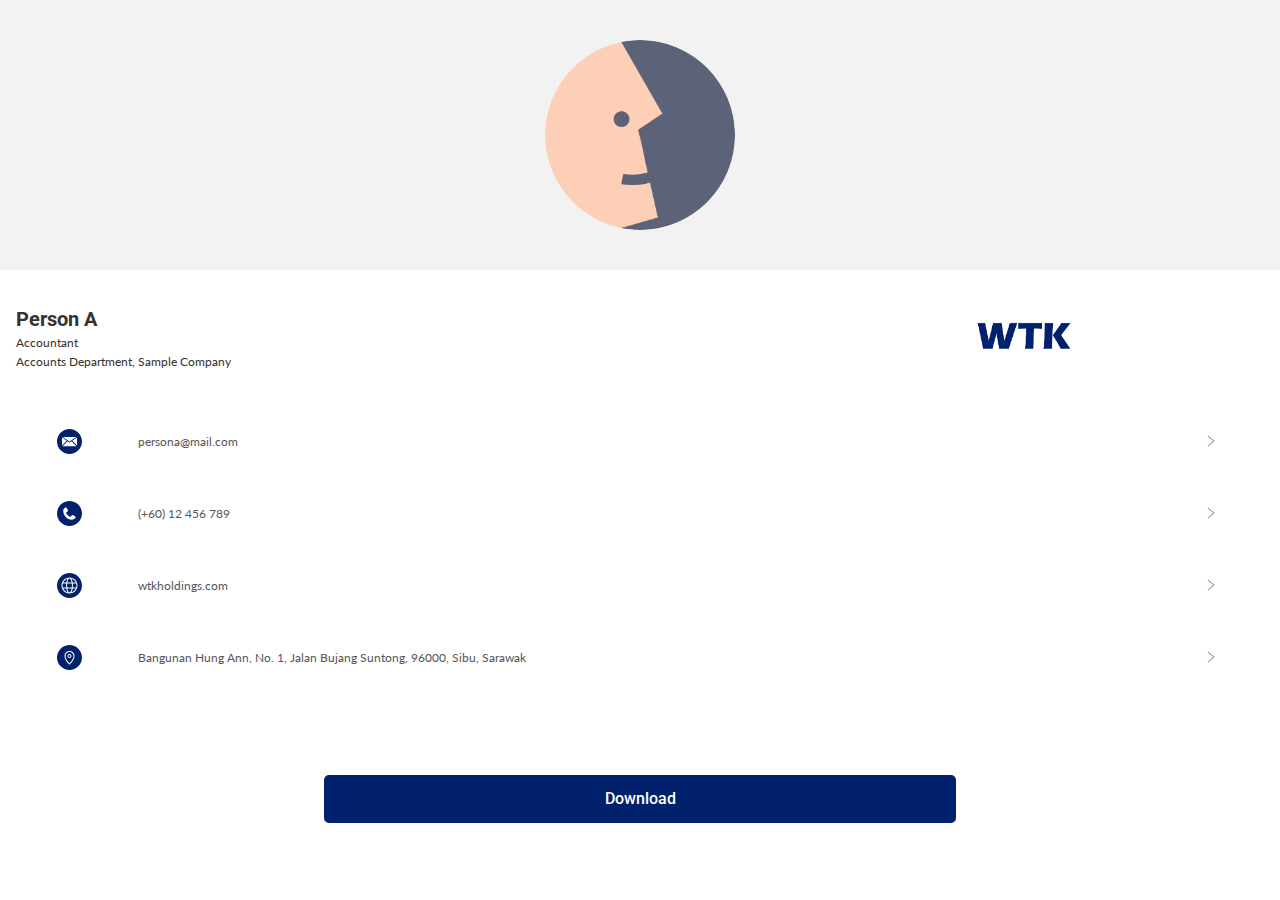
<file: personA/contacts.html>
<!DOCTYPE html>
<html>

<head>
  <link rel="stylesheet" href="main.css">
  <link href='https://fonts.googleapis.com/css?family=Lato:200,300,400,700' rel='stylesheet' type='text/css'>
<link href="https://fonts.googleapis.com/css?family=Roboto:200,300" rel="stylesheet">
  <meta name="viewport" content="width=device-width, initial-scale=1, shrink-to-fit=no">
</head>

<body>
	<section class="bg-color-grey banner">
		<div class="container">
			<div class="row">
				<div class="col"></div>
				<div class="col is-5">
					<img class="profile-pic" src="personA.png" alt="Profile Picture">
				</div>
				<div class="col"></div>
			</div>
		</div>
	</section>

	<section class="bg-color-white primary-info">
		<div class="container">
			<div class="row name-title-company">
				<div class="col is-6">
					<p class="text-name">Person A</p>
					<p class="text-title-company">Accountant</p>
					<p class="text-title-company">Accounts Department, Sample Company</p>
				</div>
				<div class="col">
					<img class="company-logo" src="WTK_Logo_hor.png" alt="Company Logo">
				</div>
			</div>
		</div>
	</section>

	<section class="bg-color-white secondary-info">
		<a href="mailto:persona@mail">
			<div class="container">
				<div class="row detail">
					<div class="col">
						<img src="assets/icon-email.svg" alt="Email Icon"">
					</div>
					<div class="col is-8">
						<p class="text-detail">persona@mail.com</p>
					</div>
					<div class="col">
						<img src="assets/right-arrow.svg" alt="Right Arrow" height="50%" width="40%">
					</div>
				</div>
			</div>
		</a>
	</section>

	<section class="bg-color-white secondary-info">
		<a href="tel:+6012456789">
			<div class="container">
				<div class="row detail">
					<div class="col">
						<img src="assets/icon-phone.svg" alt="Phone Icon"">
					</div>
					<div class="col is-8">
						<p class="text-detail">(+60) 12 456 789</p>
					</div>
					<div class="col">
						<img src="assets/right-arrow.svg" alt="Right Arrow" height="50%" width="40%">
					</div>
				</div>
			</div>
		</a>
	</section>

	<section class="bg-color-white secondary-info">
		<a href="https://www.wtkholdings.com">
			<div class="container">
				<div class="row detail">
					<div class="col">
						<img src="assets/icon-website.svg" alt="Website Icon"">
					</div>
					<div class="col is-8">
						<p class="text-detail">wtkholdings.com</p>
					</div>
					<div class="col">
						<img src="assets/right-arrow.svg" alt="Right Arrow" height="50%" width="40%">
					</div>
				</div>
			</div>
		</a>
	</section>

	<section class="bg-color-white secondary-info">
		<a href="">
			<div class="container">
				<div class="row detail">
					<div class="col">
						<img src="assets/icon-address.svg" alt="Address Icon"">
					</div>
					<div class="col is-8">
						<p class="text-detail">Bangunan Hung Ann, No. 1, Jalan Bujang Suntong, 96000, Sibu, Sarawak</p>
					</div>
					<div class="col">
						<img src="assets/right-arrow.svg" alt="Right Arrow" height="50%" width="40%">
					</div>
				</div>
			</div>
		</a>
	</section>

	<section class="bg-color-white bottom">
		<div class="container">
			<div class="row">
				<div class="col"></div>
				<div class="col is-5">
					<div class="button">
						<a href="personA.vcf">
							<p class="button">Download</p>
						</a>
					</div>
				</div>
				<div class="col"></div>
			</div>
		</div>
	</section>

</body>

</html>
</file>
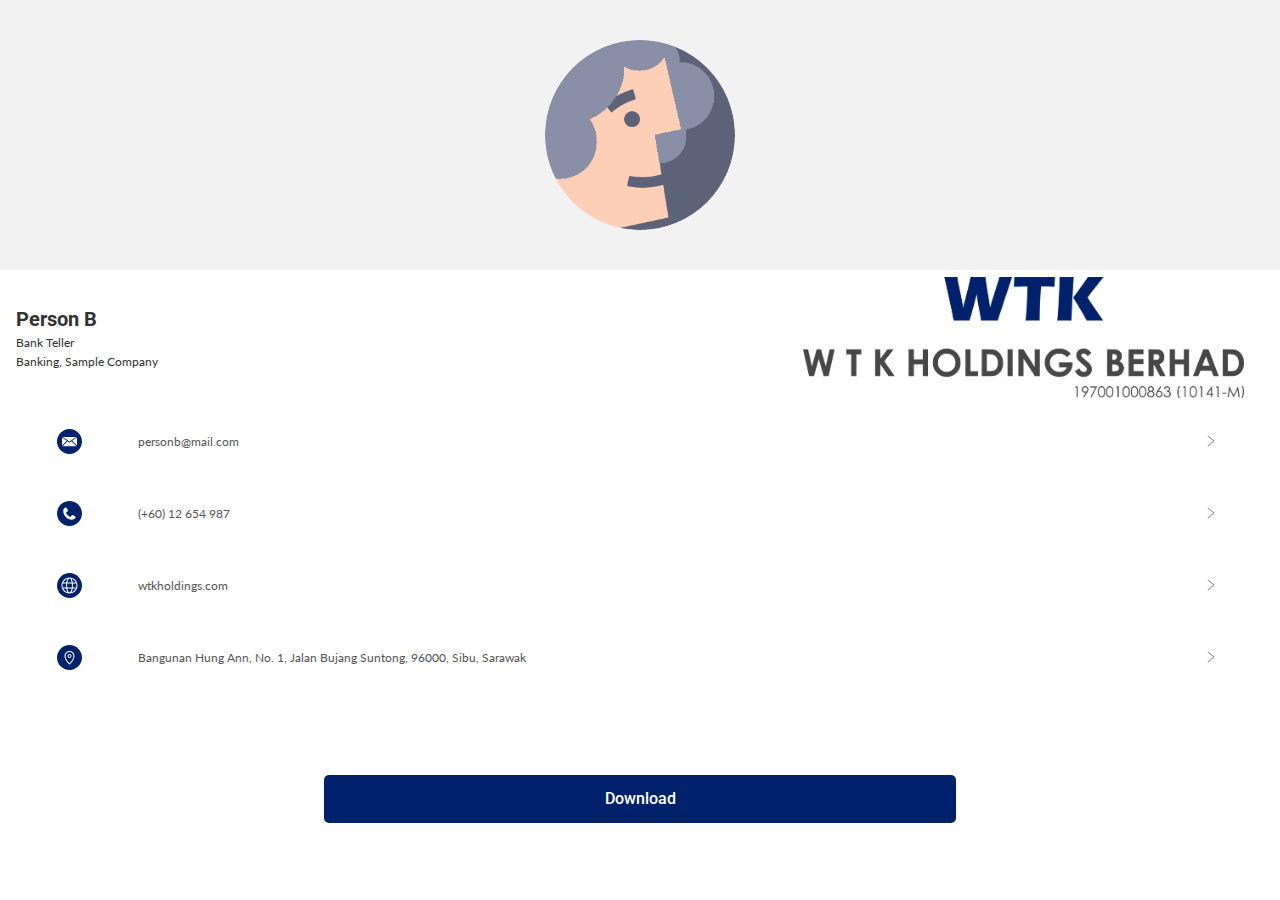
<file: personB/contacts.html>
<!DOCTYPE html>
<html>

<head>
  <link rel="stylesheet" href="main.css">
  <link href='https://fonts.googleapis.com/css?family=Lato:200,300,400,700' rel='stylesheet' type='text/css'>
<link href="https://fonts.googleapis.com/css?family=Roboto:200,300" rel="stylesheet">
  <meta name="viewport" content="width=device-width, initial-scale=1, shrink-to-fit=no">
</head>

<body>
	<section class="bg-color-grey banner">
		<div class="container">
			<div class="row">
				<div class="col"></div>
				<div class="col is-5">
					<img class="profile-pic" src="personB.png" alt="Profile Picture">
				</div>
				<div class="col"></div>
			</div>
		</div>
	</section>

	<section class="bg-color-white primary-info">
		<div class="container">
			<div class="row name-title-company">
				<div class="col is-6">
					<p class="text-name">Person B</p>
					<p class="text-title-company">Bank Teller</p>
					<p class="text-title-company">Banking, Sample Company</p>
				</div>
				<div class="col">
					<img class="company-logo" src="WTK_Logo_regNo.png" alt="Company Logo">
				</div>
			</div>
		</div>
	</section>

	<section class="bg-color-white secondary-info">
		<a href="mailto:personb@mail.com">
			<div class="container">
				<div class="row detail">
					<div class="col">
						<img src="assets/icon-email.svg" alt="Email Icon"">
					</div>
					<div class="col is-8">
						<p class="text-detail">personb@mail.com</p>
					</div>
					<div class="col">
						<img src="assets/right-arrow.svg" alt="Right Arrow" height="50%" width="40%">
					</div>
				</div>
			</div>
		</a>
	</section>

	<section class="bg-color-white secondary-info">
		<a href="tel:+6012654987">
			<div class="container">
				<div class="row detail">
					<div class="col">
						<img src="assets/icon-phone.svg" alt="Phone Icon"">
					</div>
					<div class="col is-8">
						<p class="text-detail">(+60) 12 654 987</p>
					</div>
					<div class="col">
						<img src="assets/right-arrow.svg" alt="Right Arrow" height="50%" width="40%">
					</div>
				</div>
			</div>
		</a>
	</section>

	<section class="bg-color-white secondary-info">
		<a href="https://www.wtkholdings.com">
			<div class="container">
				<div class="row detail">
					<div class="col">
						<img src="assets/icon-website.svg" alt="Website Icon"">
					</div>
					<div class="col is-8">
						<p class="text-detail">wtkholdings.com</p>
					</div>
					<div class="col">
						<img src="assets/right-arrow.svg" alt="Right Arrow" height="50%" width="40%">
					</div>
				</div>
			</div>
		</a>
	</section>

	<section class="bg-color-white secondary-info">
		<a href="">
			<div class="container">
				<div class="row detail">
					<div class="col">
						<img src="assets/icon-address.svg" alt="Address Icon"">
					</div>
					<div class="col is-8">
						<p class="text-detail">Bangunan Hung Ann, No. 1, Jalan Bujang Suntong, 96000, Sibu, Sarawak</p>
					</div>
					<div class="col">
						<img src="assets/right-arrow.svg" alt="Right Arrow" height="50%" width="40%">
					</div>
				</div>
			</div>
		</a>
	</section>

	<section class="bg-color-white bottom">
		<div class="container">
			<div class="row">
				<div class="col"></div>
				<div class="col is-5">
					<div class="button">
						<a href="personB.vcf">
							<p class="button">Download</p>
						</a>
					</div>
				</div>
				<div class="col"></div>
			</div>
		</div>
	</section>

</body>

</html>
</file>
<file: personA/main.css>
html,
body {
  height: 100%;
  width: 100%;
  margin: 0;
  justify-content: center;
}

section {
	display: block;
	padding-left: 0.5rem;
	padding-right: 0.5rem;
	height: auto;
}

p {
	margin: 0.25rem !important;
}

a {
	text-decoration: none;
}

img {
	display: block;
    margin-left: auto;
    margin-right: auto;
    max-height: 100%;
    max-width: 100%;
    height: auto;
    width: auto;
    object-fit: contain;
}

img.profile-pic {
	height: 30%;
	width: 30%;
	object-fit: cover;
	border-radius: 50%;
}

img.company-logo {
	height: 35%;
	width: 35%;
	object-fit: cover;
	border-radius: 50%;
}

.container {
	margin: 0 auto;
	position: relative;
	height: 100%;
}

.row {
	display: flex;
	justify-content: center;
	align-items: center;
	flex-wrap: nowrap;
	flex-direction: row;
	position: relative;
	height: 100%;
	width: 100%;
}

.col {
	display: block;
	flex-basis: 0;
	flex-grow: 1;
	flex-shrink: 1;
	margin: 0;
	padding: 0.25rem;
	max-width: 100%;
	max-height: 100%;
	overflow: auto;
}

.col.is-1 {
	flex: none;
	width: 10%;
}

.col.is-2 {
	flex: none;
	width: 20%;
}

.col.is-3 {
	flex: none;
	width: 30%;
}

.col.is-4 {
	flex: none;
	width: 40%;
}

.col.is-5 {
	flex: none;
	width: 50%;
}

.col.is-6 {
	flex: none;
	width: 60%;
}

.col.is-7 {
	flex: none;
	width: 70%;
}

.col.is-8 {
	flex: none;
	width: 80%;
}

.col.is-9 {
	flex: none;
	width: 90%;
}

.col.is-10 {
	flex: none;
	width: 100%;
}

.name-title-company {
	height: 100%;
}

.banner {
	height: 30%;
}

.primary-info {
	height: 15%;
}

.secondary-info {
	height: 8%;
}

.bg-color-grey {
	background-color: #F2F2F2;
}

.bg-color-white {
	background-color: white;
}

.text-name {
    font-family: 'Roboto', sans-serif;
    font-weight: bold;
    color: #333333;
    font-size: 20px;
}

.text-title-company {
    font-family: 'Lato', sans-serif;
    color: #333333;
    font-size: 12px;
}

.text-detail {
    font-family: 'Lato', sans-serif;
    color: #575757;
    font-size: 12px;
}

.bottom {
	height: 23%;
}

.button {
	background-color: #01216d;
	height: 48px;
	padding-left: 24px
	padding-right: 24px;
    border-radius: 5px;
	text-align: center;
	vertical-align: middle;
	line-height: 48px;
	font-family: 'Roboto', sans-serif;
	color: white;
	font-weight: 500;
}

@media screen and (max-width: 600px) {
  img.profile-pic {
    height: 60%;
    width: 60%;
  }
    
    img.company-logo {
    height: 60%;
    width: 60%;
  }
}

@media screen and (max-width: 480px) {
  img.profile-pic {
    height: 80%;
    width: 80%;
  }
}
</file>
<file: personB/main.css>
html,
body {
  height: 100%;
  width: 100%;
  margin: 0;
  justify-content: center;
}

section {
	display: block;
	padding-left: 0.5rem;
	padding-right: 0.5rem;
	height: auto;
}

p {
	margin: 0.25rem !important;
}

a {
	text-decoration: none;
}

img {
	display: block;
    margin-left: auto;
    margin-right: auto;
    max-height: 100%;
    max-width: 100%;
    height: auto;
    width: auto;
    object-fit: contain;
}

img.profile-pic {
	height: 30%;
	width: 30%;
	object-fit: cover;
	border-radius: 50%;
}

img.company-logo {
	height: 90% !important;
	width: 90% !important;
	object-fit: contain;
}

.container {
	margin: 0 auto;
	position: relative;
	height: 100%;
}

.row {
	display: flex;
	justify-content: center;
	align-items: center;
	flex-wrap: nowrap;
	flex-direction: row;
	position: relative;
	height: 100%;
	width: 100%;
}

.col {
	display: block;
	flex-basis: 0;
	flex-grow: 1;
	flex-shrink: 1;
	margin: 0;
	padding: 0.25rem;
	max-width: 100%;
	max-height: 100%;
	overflow: auto;
}

.col.is-1 {
	flex: none;
	width: 10%;
}

.col.is-2 {
	flex: none;
	width: 20%;
}

.col.is-3 {
	flex: none;
	width: 30%;
}

.col.is-4 {
	flex: none;
	width: 40%;
}

.col.is-5 {
	flex: none;
	width: 50%;
}

.col.is-6 {
	flex: none;
	width: 60%;
}

.col.is-7 {
	flex: none;
	width: 70%;
}

.col.is-8 {
	flex: none;
	width: 80%;
}

.col.is-9 {
	flex: none;
	width: 90%;
}

.col.is-10 {
	flex: none;
	width: 100%;
}

.name-title-company {
	height: 100%;
}

.banner {
	height: 30%;
}

.primary-info {
	height: 15%;
}

.secondary-info {
	height: 8%;
}

.bg-color-grey {
	background-color: #F2F2F2;
}

.bg-color-white {
	background-color: white;
}

.text-name {
    font-family: 'Roboto', sans-serif;
    font-weight: bold;
    color: #333333;
    font-size: 20px;
}

.text-title-company {
    font-family: 'Lato', sans-serif;
    color: #333333;
    font-size: 12px;
}

.text-detail {
    font-family: 'Lato', sans-serif;
    color: #575757;
    font-size: 12px;
}

.bottom {
	height: 23%;
}

.button {
	background-color: #01216d;
	height: 48px;
	padding-left: 24px
	padding-right: 24px;
    border-radius: 5px;
	text-align: center;
	vertical-align: middle;
	line-height: 48px;
	font-family: 'Roboto', sans-serif;
	color: white;
	font-weight: 500;
}

@media screen and (max-width: 600px) {
  img.profile-pic {
    height: 60%;
    width: 60%;
  }
    
    img.company-logo {
    height: 60%;
    width: 60%;
  }
}

@media screen and (max-width: 480px) {
  img.profile-pic {
    height: 80%;
    width: 80%;
  }
}
</file>
